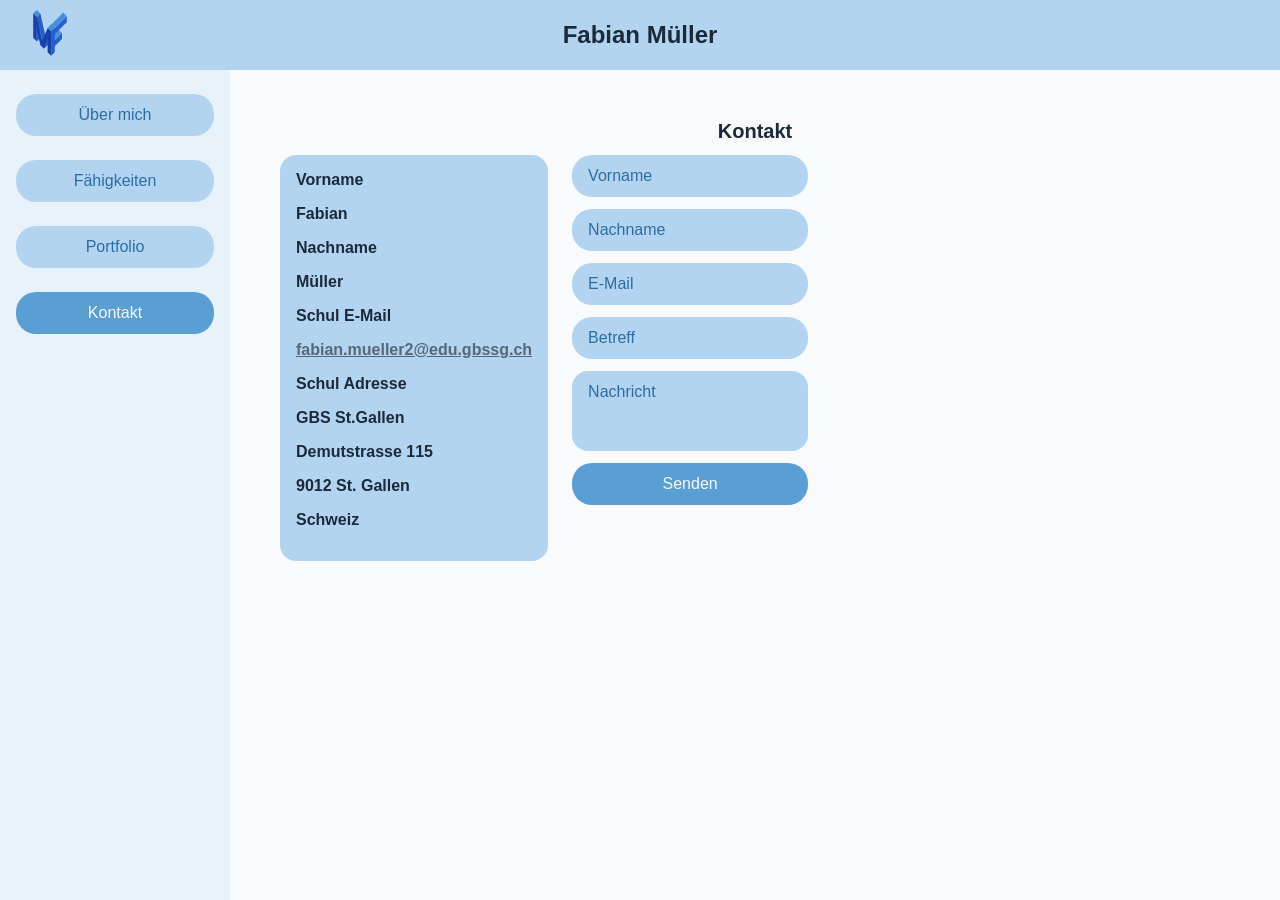
<file: Contact.html>
<!DOCTYPE html>
<html lang="de">
<head>
    <meta charset="UTF-8">
    <meta name="viewport" content="width=device-width, initial-scale=1.0">
    <link rel="stylesheet" href="css/styles.css">
    <link rel="stylesheet" href="css/contact.css">
    <title>Kontakt</title>
</head>
<body>
    <header>
        <div id="header-left"><a href="index.html"><img src="./assets/MF-Logo.svg" alt="Logo von Fabian Müller" id="logo"></a></div>
        <div id="header-center"><h1 id="header-titel">Fabian Müller</h1></div>
        <div id="header-right"><a href="navigation.html"><img src="./assets/burger-menu.svg" alt="Burger Menu" id="menu-button"></a></div>
    </header>
    <nav>
        <a href="index.html" class="nav-link"><div class="nav-button">
            <p class="nav-text">Über mich</p>
        </div></a>
        <a href="skills.html" class="nav-link"><div class="nav-button">
            <p class="nav-text">Fähigkeiten</p>
        </div></a>
        <a href="portfolio.html" class="nav-link"><div class="nav-button">
            <p class="nav-text">Portfolio</p>
        </div></a>
        <a href="contact.html" class="nav-link"><div class="nav-button nav-button-current">
            <p class="nav-text nav-text-current">Kontakt</p>
        </div></a>
    </nav>
    <main>
        <h2>Kontakt</h2>
        <div id="contact-container">
            <div id="contact-informationen">
                <label>
                    Vorname
                    <p>Fabian</p>
                </label>
                <label>
                    Nachname
                    <p>Müller</p>
                </label>
                <label>
                    Schul E-Mail
                    <p><a href="mailto:fabian.mueller2@edu.gbssg.ch">fabian.mueller2@edu.gbssg.ch</a></p>
                </label>
                <label>
                    Schul Adresse
                    <p>GBS St.Gallen</p>
                    <p>Demutstrasse 115</p>
                    <p>9012 St. Gallen</p>
                    <p>Schweiz</p>
                </label>
            </div>
            <div id="contact-formular">
                <form>
                    <input type="text" id="input-vorname" placeholder="Vorname" required>
                    <input type="text" id="input-nachname" placeholder="Nachname" required>
                    <input type="email" id="input-email" placeholder="E-Mail" required>
                    <input type="text" id="input-betreff" placeholder="Betreff" required>
                    <textarea id="input-nachricht" placeholder="Nachricht" required></textarea>
                    <button type="button" id="btn-senden">Senden</button>
                </form>
            </div>
        </div>
    </main>
    <script>
        document.getElementById('btn-senden').addEventListener('click', function()
        {
            const vorname = document.getElementById('input-vorname').value;
            const nachname = document.getElementById('input-nachname').value;
            const email = document.getElementById('input-email').value;
            const betreff = document.getElementById('input-betreff').value;
            const nachricht = document.getElementById('input-nachricht').value;

            const body = `${nachricht}\n\n${vorname} ${nachname}\n${email}`;
            const mailto = `mailto:fabian.mueller2@edu.gbssg.ch?subject=${encodeURIComponent(betreff)}&body=${encodeURIComponent(body)}`;

            window.location.href = mailto;
            document.getElementById('btn-senden').closest('form').reset();
        });
    </script>
</body>
</html>
</file>
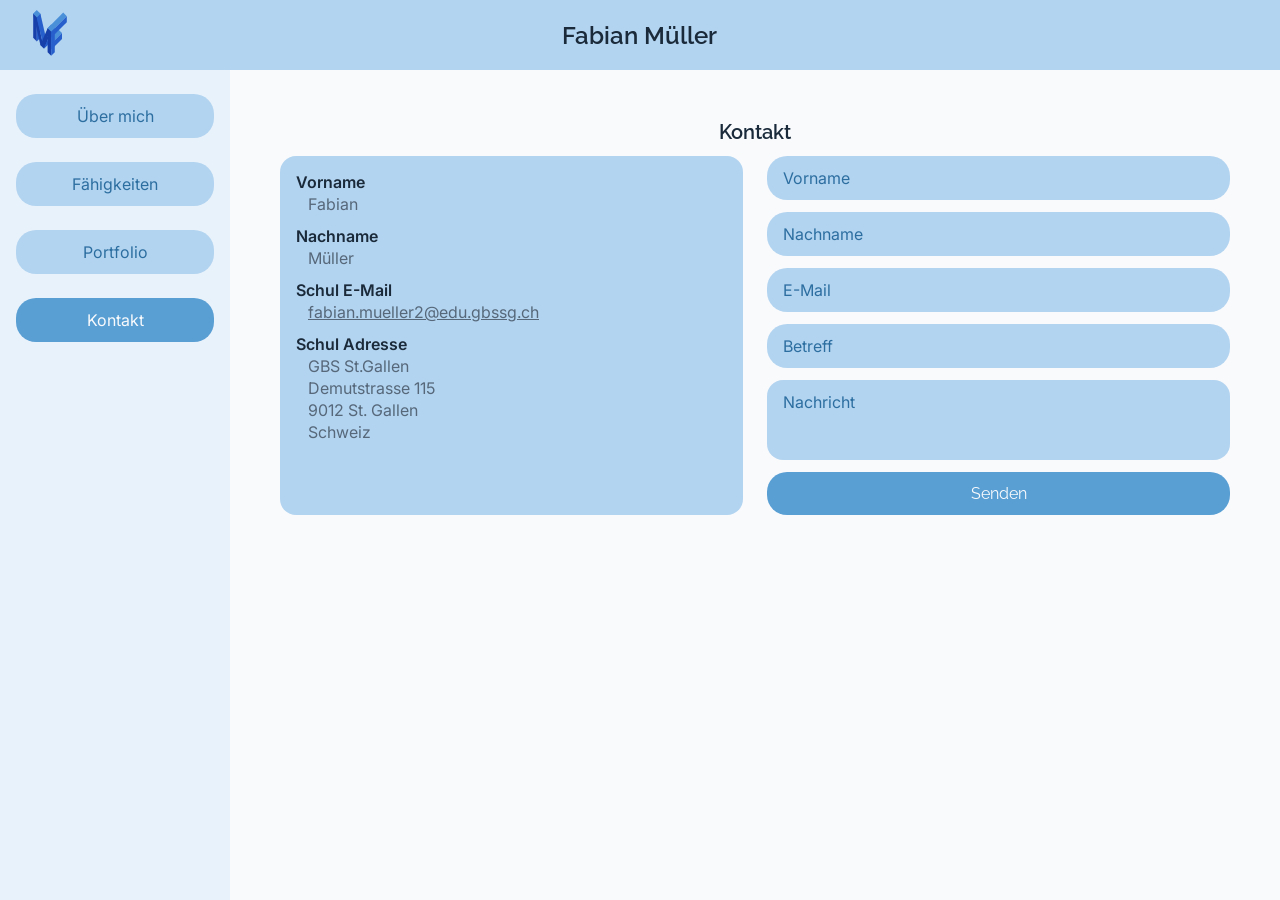
<file: contact.html>
<!DOCTYPE html>
<html lang="de">
<head>
    <meta charset="UTF-8">
    <meta name="viewport" content="width=device-width, initial-scale=1.0">
    <meta name="description" content="Portfolio von Fabian Müller – ICT-Lernender aus St.Gallen">
    <link rel="preconnect" href="https://fonts.googleapis.com">
    <link rel="preconnect" href="https://fonts.gstatic.com" crossorigin>
    <link rel="stylesheet" href="https://fonts.googleapis.com/css2?family=Raleway:wght@400;600&family=Inter:wght@400&display=swap">
    <link rel="stylesheet" href="css/styles.css">
    <link rel="stylesheet" href="css/contact.css">
    <title>Kontakt</title>
</head>
<body>
    <header>
        <div id="header-left"><a href="index.html" aria-label="Startseite"><img src="./assets/MF-Logo.svg" alt="Logo von Fabian Müller" id="logo"></a></div>
        <div id="header-center"><h1 id="header-titel">Fabian Müller</h1></div>
        <div id="header-right"><a href="navigation.html" aria-label="Navigation öffnen"><img src="./assets/burger-menu.svg" alt="Burger Menu" id="menu-button"></a></div>
    </header>
    <nav>
        <a href="index.html" class="nav-link"><div class="nav-button">
            <p class="nav-text">Über mich</p>
        </div></a>
        <a href="skills.html" class="nav-link"><div class="nav-button">
            <p class="nav-text">Fähigkeiten</p>
        </div></a>
        <a href="portfolio.html" class="nav-link"><div class="nav-button">
            <p class="nav-text">Portfolio</p>
        </div></a>
        <a href="contact.html" class="nav-link"><div class="nav-button nav-button-current">
            <p class="nav-text nav-text-current">Kontakt</p>
        </div></a>
    </nav>
    <main>
        <h2>Kontakt</h2>
        <div id="contact-container">
            <div id="contact-item-information">
                <div id="contact-informationen">
                    <label>
                        Vorname
                        <span>Fabian</span>
                    </label>
                    <label>
                        Nachname
                        <span>Müller</span>
                    </label>
                    <label>
                        Schul E-Mail
                        <span><a href="mailto:fabian.mueller2@edu.gbssg.ch">fabian.mueller2@edu.gbssg.ch</a></span>
                    </label>
                    <label>
                        Schul Adresse
                        <span>GBS St.Gallen</span>
                        <span>Demutstrasse 115</span>
                        <span>9012 St. Gallen</span>
                        <span>Schweiz</span>
                    </label>
                </div>
            </div>
            <div id="contact-item-formular">
                <div id="contact-formular">
                    <form>
                        <input type="text" id="input-vorname" placeholder="Vorname" required>
                        <input type="text" id="input-nachname" placeholder="Nachname" required>
                        <input type="email" id="input-email" placeholder="E-Mail" required>
                        <input type="text" id="input-betreff" placeholder="Betreff" required>
                        <textarea id="input-nachricht" placeholder="Nachricht" required></textarea>
                        <button type="button" id="btn-senden">Senden</button>
                    </form>
                </div>
            </div>
        </div>
    </main>
    <script>
        document.getElementById('btn-senden').addEventListener('click', function()
        {
            const vorname = document.getElementById('input-vorname').value;
            const nachname = document.getElementById('input-nachname').value;
            const email = document.getElementById('input-email').value;
            const betreff = document.getElementById('input-betreff').value;
            const nachricht = document.getElementById('input-nachricht').value;

            const body = `${nachricht}\n\n${vorname} ${nachname}\n${email}`;
            const mailto = `mailto:fabian.mueller2@edu.gbssg.ch?subject=${encodeURIComponent(betreff)}&body=${encodeURIComponent(body)}`;

            window.location.href = mailto;
            document.getElementById('btn-senden').closest('form').reset();
        });
    </script>
</body>
</html>
</file>
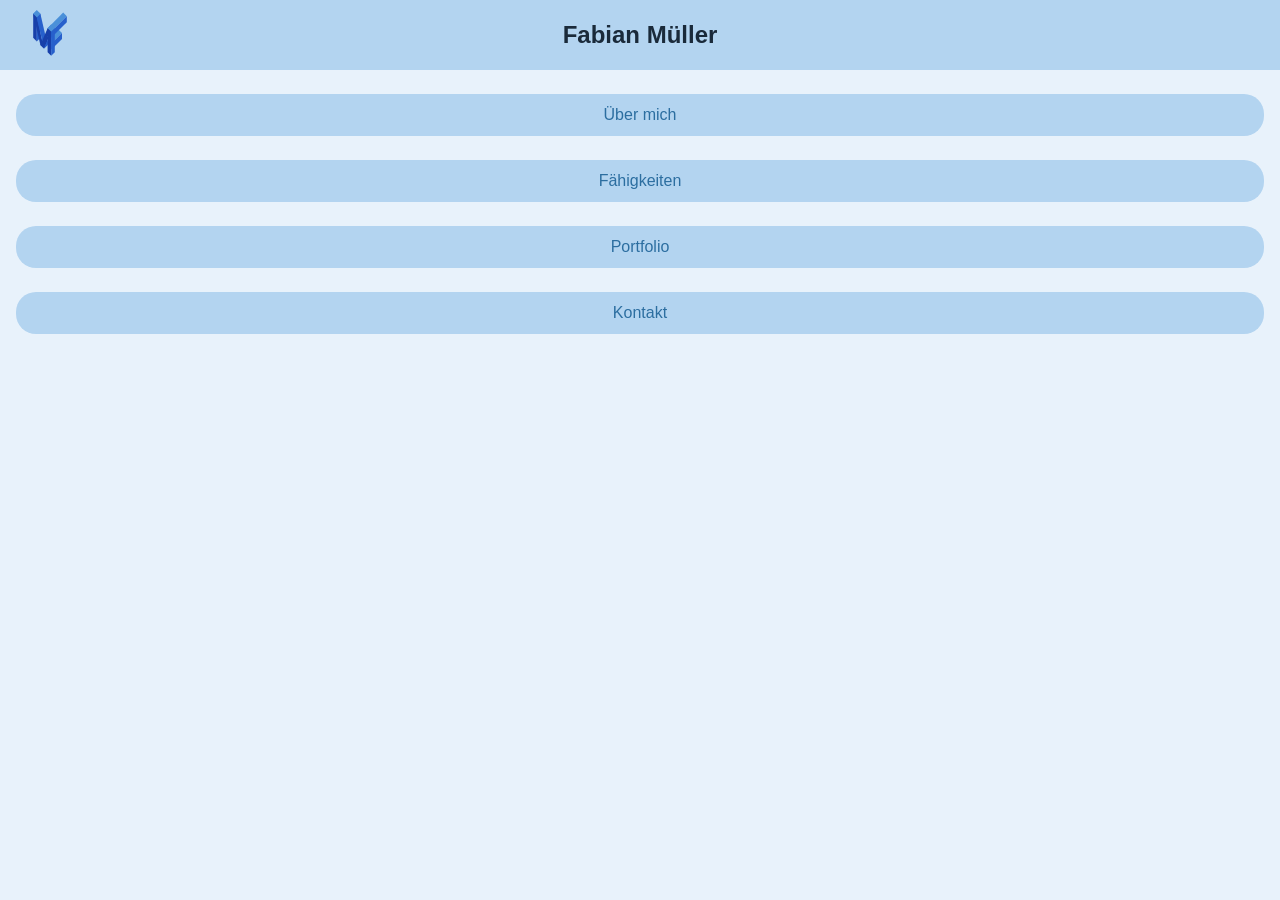
<file: Navigation.html>
<!DOCTYPE html>
<html lang="de">
<head>
    <meta charset="UTF-8">
    <meta name="viewport" content="width=device-width, initial-scale=1.0">
    <link rel="stylesheet" href="css/styles.css">
    <title>Navigation</title>
</head>
<body>
    <header>
        <div id="header-left"><a href="index.html"><img src="./assets/MF-Logo.svg" alt="Logo von Fabian Müller" id="logo"></a></div>
        <div id="header-center"><h1 id="header-titel">Fabian Müller</h1></div>
        <div id="header-right"><a href="navigation.html"><img src="./assets/burger-menu.svg" alt="Burger Menu" id="menu-button"></a></div>
    </header>
    <nav class="nav-page">
        <a href="index.html" class="nav-link"><div class="nav-button">
            <p class="nav-text">Über mich</p>
        </div></a>
        <a href="skills.html" class="nav-link"><div class="nav-button">
            <p class="nav-text">Fähigkeiten</p>
        </div></a>
        <a href="portfolio.html" class="nav-link"><div class="nav-button">
            <p class="nav-text">Portfolio</p>
        </div></a>
        <a href="contact.html" class="nav-link"><div class="nav-button">
            <p class="nav-text">Kontakt</p>
        </div></a>
    </nav>
</body>
</html>
</file>
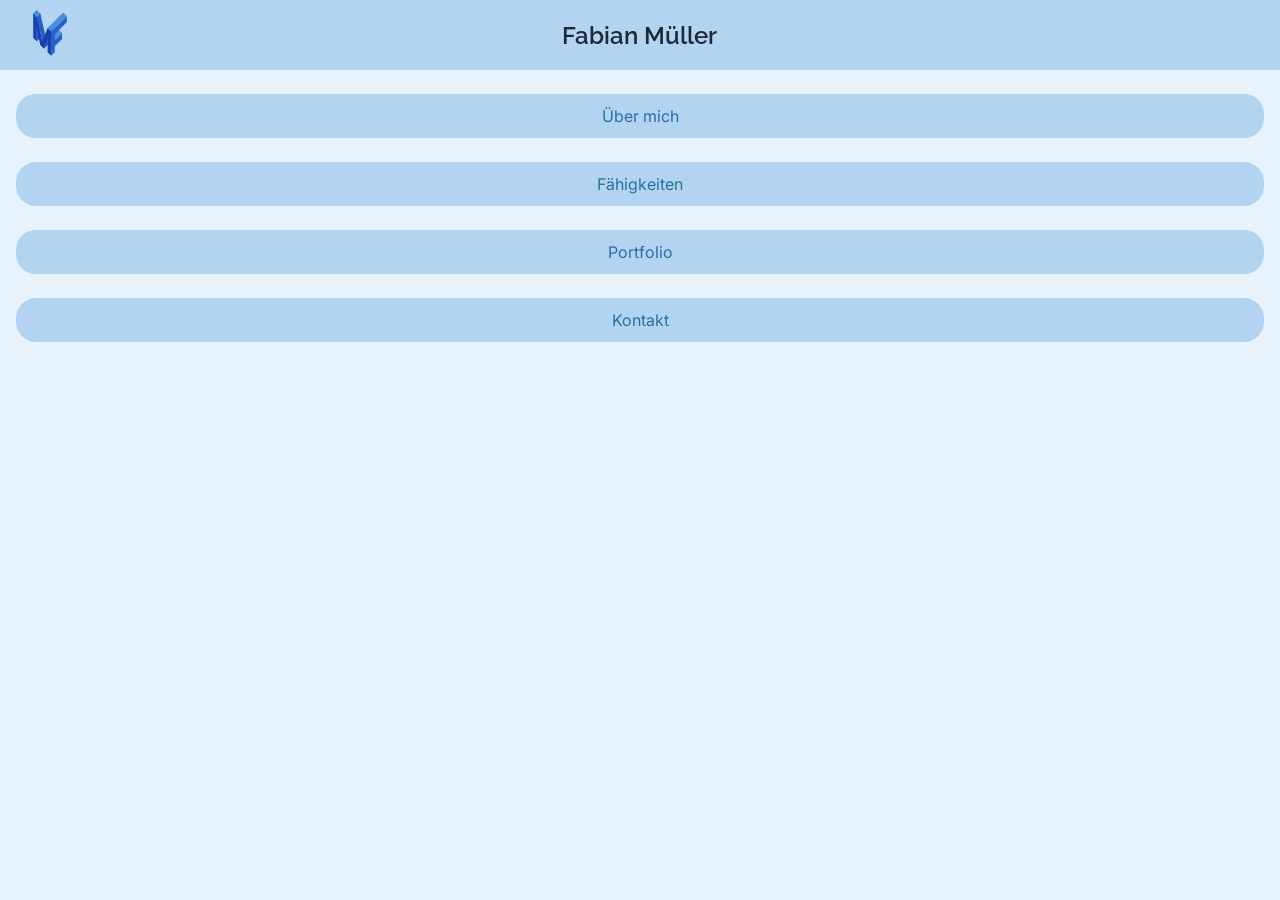
<file: navigation.html>
<!DOCTYPE html>
<html lang="de">
<head>
    <meta charset="UTF-8">
    <meta name="viewport" content="width=device-width, initial-scale=1.0">
    <meta name="description" content="Portfolio von Fabian Müller – ICT-Lernender aus St.Gallen">
    <link rel="preconnect" href="https://fonts.googleapis.com">
    <link rel="preconnect" href="https://fonts.gstatic.com" crossorigin>
    <link rel="stylesheet" href="https://fonts.googleapis.com/css2?family=Raleway:wght@400;600&family=Inter:wght@400&display=swap">
    <link rel="stylesheet" href="css/styles.css">
    <title>Navigation</title>
</head>
<body>
    <header>
        <div id="header-left"><a href="index.html" aria-label="Startseite"><img src="./assets/MF-Logo.svg" alt="Logo von Fabian Müller" id="logo"></a></div>
        <div id="header-center"><h1 id="header-titel">Fabian Müller</h1></div>
        <div id="header-right"><a href="navigation.html" aria-label="Navigation öffnen"><img src="./assets/burger-menu.svg" alt="Burger Menu" id="menu-button"></a></div>
    </header>
    <nav class="nav-page">
        <a href="index.html" class="nav-link"><div class="nav-button">
            <p class="nav-text">Über mich</p>
        </div></a>
        <a href="skills.html" class="nav-link"><div class="nav-button">
            <p class="nav-text">Fähigkeiten</p>
        </div></a>
        <a href="portfolio.html" class="nav-link"><div class="nav-button">
            <p class="nav-text">Portfolio</p>
        </div></a>
        <a href="contact.html" class="nav-link"><div class="nav-button">
            <p class="nav-text">Kontakt</p>
        </div></a>
    </nav>
</body>
</html>
</file>
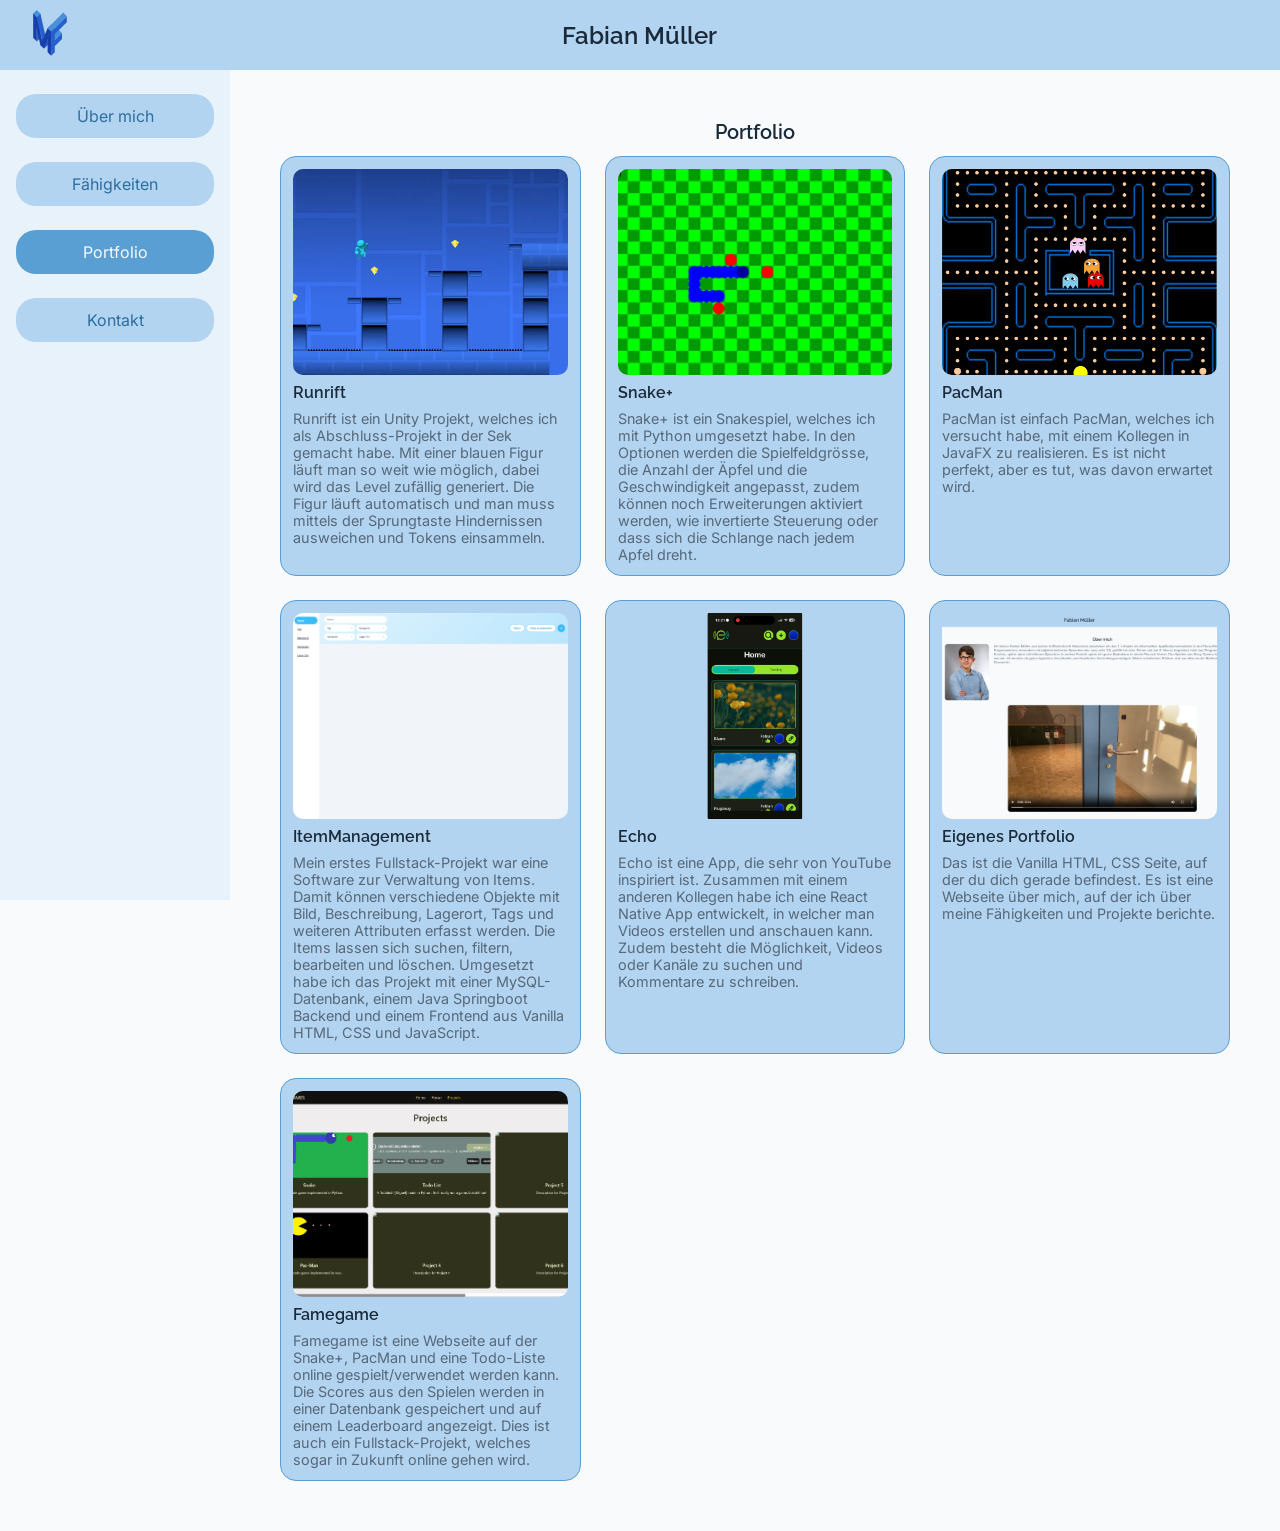
<file: portfolio.html>
<!DOCTYPE html>
<html lang="de">
<head>
    <meta charset="UTF-8">
    <meta name="viewport" content="width=device-width, initial-scale=1.0">
    <meta name="description" content="Portfolio von Fabian Müller – ICT-Lernender aus St.Gallen">
    <link rel="preconnect" href="https://fonts.googleapis.com">
    <link rel="preconnect" href="https://fonts.gstatic.com" crossorigin>
    <link rel="stylesheet" href="https://fonts.googleapis.com/css2?family=Raleway:wght@400;600&family=Inter:wght@400&display=swap">
    <link rel="stylesheet" href="css/styles.css">
    <link rel="stylesheet" href="css/portfolio.css">
    <title>Portfolio</title>
</head>
<body>
    <header>
        <div id="header-left"><a href="index.html"  aria-label="Startseite"><img src="./assets/MF-Logo.svg" alt="Logo von Fabian Müller" id="logo"></a></div>
        <div id="header-center"><h1 id="header-titel">Fabian Müller</h1></div>
        <div id="header-right"><a href="navigation.html" aria-label="Navigation öffnen"><img src="./assets/burger-menu.svg" alt="Burger Menu" id="menu-button"></a></div>
    </header>
    <nav>
        <a href="index.html" class="nav-link"><div class="nav-button">
            <p class="nav-text">Über mich</p>
        </div></a>
        <a href="skills.html" class="nav-link"><div class="nav-button">
            <p class="nav-text">Fähigkeiten</p>
        </div></a>
        <a href="portfolio.html" class="nav-link"><div class="nav-button nav-button-current">
            <p class="nav-text nav-text-current">Portfolio</p>
        </div></a>
        <a href="contact.html" class="nav-link"><div class="nav-button">
            <p class="nav-text">Kontakt</p>
        </div></a>
    </nav>
    <main>
        <h2>Portfolio</h2>
        <div id="portfolio-container">
            <div class="project-card">
                <img src="./assets/project/Runrift.webp" width="1318" alt="Runrift" class="project-image">
                <h3 class="project-title">Runrift</h3>
                <p class="project-description">Runrift ist ein Unity Projekt, welches ich als Abschluss-Projekt in der Sek gemacht habe. Mit einer blauen Figur läuft man so weit wie möglich, dabei wird das Level zufällig generiert. Die Figur läuft automatisch und man muss mittels der Sprungtaste Hindernissen ausweichen und Tokens einsammeln.</p>
            </div>
            <div class="project-card">
                <img src="./assets/project/Snake+.webp" width="1351" alt="Snake+" class="project-image">
                <h3 class="project-title">Snake+</h3>
                <p class="project-description">Snake+ ist ein Snakespiel, welches ich mit Python umgesetzt habe. In den Optionen werden die Spielfeldgrösse, die Anzahl der Äpfel und die Geschwindigkeit angepasst, zudem können noch Erweiterungen aktiviert werden, wie invertierte Steuerung oder dass sich die Schlange nach jedem Apfel dreht.</p>
            </div>
            <div class="project-card">
                <img src="./assets/project/PacMan.webp" width="972" alt="PacMan" class="project-image">
                <h3 class="project-title">PacMan</h3>
                <p class="project-description">PacMan ist einfach PacMan, welches ich versucht habe, mit einem Kollegen in JavaFX zu realisieren. Es ist nicht perfekt, aber es tut, was davon erwartet wird.</p>
            </div>
            <div class="project-card">
                <img src="./assets/project/ItemManagement.webp" width="2543" alt="ItemManagement" class="project-image">
                <h3 class="project-title">ItemManagement</h3>
                <p class="project-description">Mein erstes Fullstack-Projekt war eine Software zur Verwaltung von Items. Damit können verschiedene Objekte mit Bild, Beschreibung, Lagerort, Tags und weiteren Attributen erfasst werden. Die Items lassen sich suchen, filtern, bearbeiten und löschen. Umgesetzt habe ich das Projekt mit einer MySQL-Datenbank, einem Java Springboot Backend und einem Frontend aus Vanilla HTML, CSS und JavaScript.</p>
            </div>
            <div class="project-card">
                <img src="./assets/project/Echo.webp" width="1707" alt="Echo" class="project-image">
                <h3 class="project-title">Echo</h3>
                <p class="project-description">Echo ist eine App, die sehr von YouTube inspiriert ist. Zusammen mit einem anderen Kollegen habe ich eine React Native App entwickelt, in welcher man Videos erstellen und anschauen kann. Zudem besteht die Möglichkeit, Videos oder Kanäle zu suchen und Kommentare zu schreiben.</p>
            </div>
            <div class="project-card">
                <img src="./assets/project/Portfolio.webp" width="1906" alt="Eigenes Portfolio" class="project-image">
                <h3 class="project-title">Eigenes Portfolio</h3>
                <p class="project-description">Das ist die Vanilla HTML, CSS Seite, auf der du dich gerade befindest. Es ist eine Webseite über mich, auf der ich über meine Fähigkeiten und Projekte berichte.</p>
            </div>
            <div class="project-card">
                <img src="./assets/project/Famegame.webp" width="1833" alt="Famegame" class="project-image">
                <h3 class="project-title">Famegame</h3>
                <p class="project-description">Famegame ist eine Webseite auf der Snake+, PacMan und eine Todo-Liste online gespielt/verwendet werden kann. Die Scores aus den Spielen werden in einer Datenbank gespeichert und auf einem Leaderboard angezeigt. Dies ist auch ein Fullstack-Projekt, welches sogar in Zukunft online gehen wird.</p>
            </div>
        </div>
    </main>
</body>
</html>
</file>
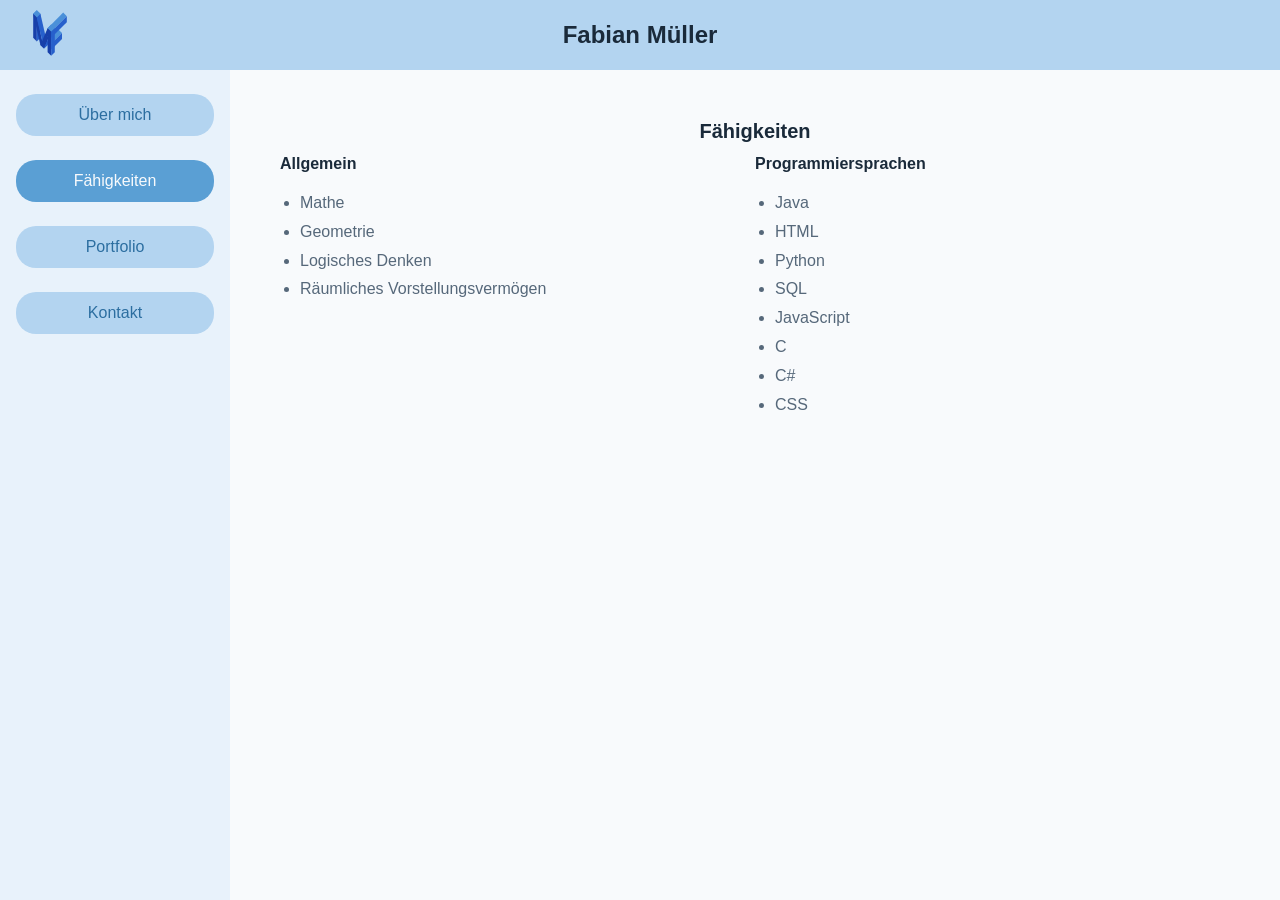
<file: Skills.html>
<!DOCTYPE html>
<html lang="de">
<head>
    <meta charset="UTF-8">
    <meta name="viewport" content="width=device-width, initial-scale=1.0">
    <link rel="stylesheet" href="css/styles.css">
    <link rel="stylesheet" href="css/skills.css">
    <title>Fähigkeiten</title>
</head>
<body>
    <header>
        <div id="header-left"><a href="index.html"><img src="./assets/MF-Logo.svg" alt="Logo von Fabian Müller" id="logo"></a></div>
        <div id="header-center"><h1 id="header-titel">Fabian Müller</h1></div>
        <div id="header-right"><a href="navigation.html"><img src="./assets/burger-menu.svg" alt="Burger Menu" id="menu-button"></a></div>
    </header>
    <nav>
        <a href="index.html" class="nav-link"><div class="nav-button">
            <p class="nav-text">Über mich</p>
        </div></a>
        <a href="skills.html" class="nav-link"><div class="nav-button nav-button-current">
            <p class="nav-text nav-text-current">Fähigkeiten</p>
        </div></a>
        <a href="portfolio.html" class="nav-link"><div class="nav-button">
            <p class="nav-text">Portfolio</p>
        </div></a>
        <a href="contact.html" class="nav-link"><div class="nav-button">
            <p class="nav-text">Kontakt</p>
        </div></a>
    </nav>
    <main>
        <h2>Fähigkeiten</h2>
        <div id="skills-container">
            <div class="skill-item">
                <h3>Allgemein</h3>
                <ul>
                    <li>Mathe</li>
                    <li>Geometrie</li>
                    <li>Logisches Denken</li>
                    <li>Räumliches Vorstellungsvermögen</li>
                </ul>
            </div>
            <div class="skill-item">
                <h3>Programmiersprachen</h3>
                <ul>
                    <li>Java</li>
                    <li>HTML</li>
                    <li>Python</li>
                    <li>SQL</li>
                    <li>JavaScript</li>
                    <li>C</li>
                    <li>C#</li>
                    <li>CSS</li>
                </ul>
            </div>
        </div>
    </main>
</body>
</html>
</file>
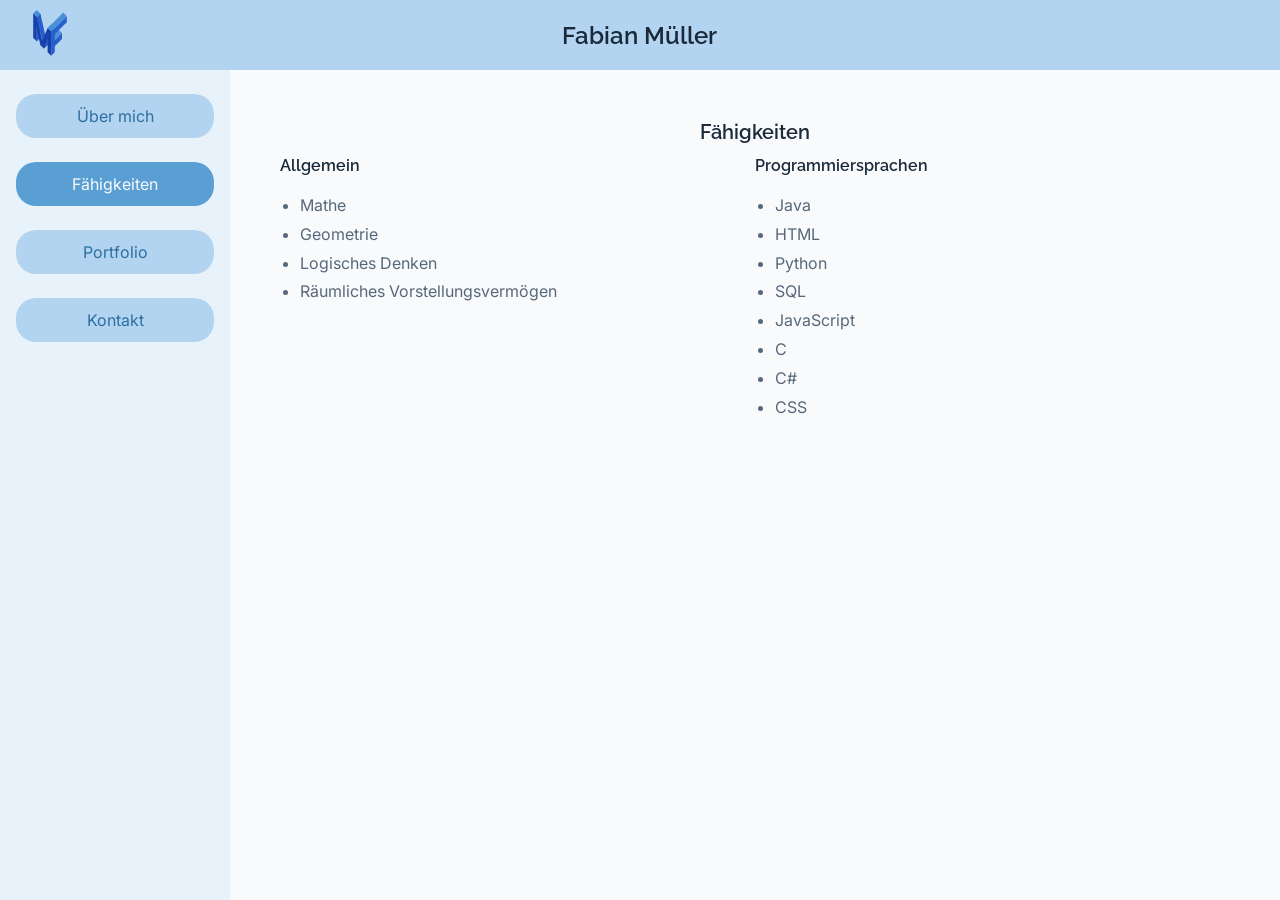
<file: skills.html>
<!DOCTYPE html>
<html lang="de">
<head>
    <meta charset="UTF-8">
    <meta name="viewport" content="width=device-width, initial-scale=1.0">
    <meta name="description" content="Portfolio von Fabian Müller – ICT-Lernender aus St.Gallen">
    <link rel="preconnect" href="https://fonts.googleapis.com">
    <link rel="preconnect" href="https://fonts.gstatic.com" crossorigin>
    <link rel="stylesheet" href="https://fonts.googleapis.com/css2?family=Raleway:wght@400;600&family=Inter:wght@400&display=swap">
    <link rel="stylesheet" href="css/styles.css">
    <link rel="stylesheet" href="css/skills.css">
    <title>Fähigkeiten</title>
</head>
<body>
    <header>
        <div id="header-left"><a href="index.html" aria-label="Startseite"><img src="./assets/MF-Logo.svg" alt="Logo von Fabian Müller" id="logo"></a></div>
        <div id="header-center"><h1 id="header-titel">Fabian Müller</h1></div>
        <div id="header-right"><a href="navigation.html" aria-label="Navigation öffnen"><img src="./assets/burger-menu.svg" alt="Burger Menu" id="menu-button"></a></div>
    </header>
    <nav>
        <a href="index.html" class="nav-link"><div class="nav-button">
            <p class="nav-text">Über mich</p>
        </div></a>
        <a href="skills.html" class="nav-link"><div class="nav-button nav-button-current">
            <p class="nav-text nav-text-current">Fähigkeiten</p>
        </div></a>
        <a href="portfolio.html" class="nav-link"><div class="nav-button">
            <p class="nav-text">Portfolio</p>
        </div></a>
        <a href="contact.html" class="nav-link"><div class="nav-button">
            <p class="nav-text">Kontakt</p>
        </div></a>
    </nav>
    <main>
        <h2>Fähigkeiten</h2>
        <div id="skills-container">
            <div class="skill-item">
                <h3>Allgemein</h3>
                <ul>
                    <li>Mathe</li>
                    <li>Geometrie</li>
                    <li>Logisches Denken</li>
                    <li>Räumliches Vorstellungsvermögen</li>
                </ul>
            </div>
            <div class="skill-item">
                <h3>Programmiersprachen</h3>
                <ul>
                    <li>Java</li>
                    <li>HTML</li>
                    <li>Python</li>
                    <li>SQL</li>
                    <li>JavaScript</li>
                    <li>C</li>
                    <li>C#</li>
                    <li>CSS</li>
                </ul>
            </div>
        </div>
    </main>
</body>
</html>
</file>
<file: css/styles.css>
/* --------------------- */
/* --- Global Styles --- */
/* --------------------- */

:root 
{
    --font-title: 'Raleway', sans-serif;
    --font-text: 'Inter', sans-serif;

    --font-weight-regular: 400;
    --font-weight-semibold: 600;

    --color-title: #1A2A3A;
    --color-text: #56687A;
    --color-input-text: #2C6EA0;
    --color-button-text-v1: #2C6EA0;
    --color-button-text-v2: #F8FAFC;
    --color-button-bg-v1: #B3D4F0;
    --color-button-bg-v2: #5A9FD4;

    --color-bg-main: #F8FAFC;
    --color-bg-nav: #E8F2FB;
    --color-bg-header: #B3D4F0;
    --color-bg-field: #B3D4F0;

    --color-shadow: #00000033;

    --header-height: 70px;
    --nav-width: 230px;
}

body
{
    font-family: var(--font-text);
    font-weight: var(--font-weight-regular);
    color: var(--color-text);
    background-color: var(--color-bg-main);
    margin: 0;
    min-height: 100vh;
}


/* --------------------- */
/* --- Header Styles --- */
/* --------------------- */

header
{
    background-color: var(--color-bg-header);
    padding: 0 20px;
    width: 100%;
    height: var(--header-height);
    position: sticky;
    top: 0;
    display: flex;
    align-items: center;
    box-sizing: border-box;
    z-index: 100;
}

#header-left
{
    flex: 1;
    display: flex;
    align-items: center;
}

#header-center
{
    flex: 1;
    display: flex;
    justify-content: center;
    align-items: center;
}

#header-right
{
    flex: 1;
    display: flex;
    justify-content: flex-end;
    align-items: center;
}

#logo
{
    height: 60px;
}

#header-titel
{
    font-family: var(--font-title);
    font-weight: var(--font-weight-semibold);
    color: var(--color-title);
    font-size: 1.5rem;
    margin: 0;
}

#menu-button
{
    display: none;
}


/* ------------------ */
/* --- Nav Styles --- */
/* ------------------ */

nav
{
    box-sizing: border-box;
    background-color: var(--color-bg-nav);
    display: flex;
    flex-direction: column;
    align-items: stretch;
    justify-content: flex-start;
    padding: 12px 16px;
    width: var(--nav-width);
    position: fixed;
    top: var(--header-height);
    height: calc(100vh - var(--header-height));
}

.nav-link
{
    text-decoration: none;
}

.nav-button
{
    background-color: var(--color-button-bg-v1);
    border-radius: 20px;
    display: flex;
    align-items: center;
    justify-content: center;
    margin: 12px 0px;
    padding: 12px 0;
    transition: transform 0.15s ease-in-out, box-shadow 0.15s ease-in-out;
}

.nav-text
{
    color: var(--color-button-text-v1);
    margin: 0;
}

/* --- Current Page Styles --- */

.nav-button-current
{
    background-color: var(--color-button-bg-v2);
}

.nav-text-current
{
    color: var(--color-button-text-v2);
}

/* --- Interactive Styles --- */

.nav-button:hover
{
    transform: translateY(-1px);
    box-shadow: 0 4px 12px var(--color-shadow);
}

.nav-button:active
{
    transform: translateY(1px);
}

/* --- Nav Page Styles --- */

.nav-page
{
    display: flex;
    width: 100%;
    position: static;
    box-sizing: border-box;
}


/* ------------------- */
/* --- Main Styles --- */
/* ------------------- */

main
{
    margin-left: var(--nav-width);
    padding: 50px;
    flex: 1;
}

h2
{
    font-family: var(--font-title);
    font-weight: var(--font-weight-semibold);
    color: var(--color-title);
    font-size: 1.25rem;
    margin: 0 0 12px 0;
    text-align: center;
}



/* --------------------- */
/* --- Mobile Styles --- */
/* --------------------- */

@media (max-width: 768px)
{
    #menu-button
    {
        display: block;
        height: 60px;
        cursor: pointer;
    }
    nav
    {
        display: none;
    }
    main
    {
        margin-left: 0;
    }
}
</file>
<file: css/contact.css>
#contact-container
{
    display: flex;
    flex-direction: row;
    align-items: stretch;
    gap: 24px;
}

#contact-item-information,
#contact-item-formular
{
    flex: 1;
    box-sizing: border-box;
    min-width: 0;
}

#contact-informationen
{
    background-color: var(--color-button-bg-v1);
    border-radius: 16px;
    padding: 16px;
    height: 100%;
    box-sizing: border-box;
}

#contact-informationen label
{
    display: block;
    color: var(--color-title);
    font-family: var(--font-text);
    font-weight: var(--font-weight-semibold);
    margin-bottom: 12px;
    word-wrap: break-word;
    overflow-wrap: break-word;
}

#contact-informationen span
{
    display: block;
    color: var(--color-text);
    margin: 2px 0;
    padding-left: 12px;
    font-weight: var(--font-weight-regular);
    word-wrap: break-word;
    overflow-wrap: break-word;
}

#contact-informationen a,
#contact-informationen a:visited
{
    color: var(--color-text);
    text-decoration: underline;
}

#contact-formular
{
    display: flex;
    flex-direction: column;
    height: 100%;
}

#contact-formular form
{
    display: flex;
    flex-direction: column;
    gap: 12px;
    flex: 1;
}

#contact-formular textarea
{
    flex: 1;
    min-height: 80px;
    resize: none;
    border-radius: 16px;
    background-color: var(--color-button-bg-v1);
    border: none;
    padding: 12px 16px;
    font-family: var(--font-text);
    font-size: 1rem;
    color: var(--color-title);
    outline: none;
    width: 100%;
    box-sizing: border-box;
}

#contact-formular input
{
    background-color: var(--color-button-bg-v1);
    border: none;
    border-radius: 20px;
    padding: 12px 16px;
    font-family: var(--font-text);
    font-size: 1rem;
    color: var(--color-title);
    outline: none;
    width: 100%;
    box-sizing: border-box;
}

#contact-formular input::placeholder,
#contact-formular textarea::placeholder
{
    color: var(--color-input-text);
}

#contact-formular button
{
    background-color: var(--color-button-bg-v2);
    color: var(--color-button-text-v2);
    border: none;
    border-radius: 20px;
    padding: 12px;
    font-family: var(--font-title);
    font-size: 1rem;
    cursor: pointer;
    transition: box-shadow 0.15s ease-in-out, transform 0.15s ease-in-out;
}

#contact-formular button:hover
{
    transform: translateY(-1px);
    box-shadow: 0 4px 12px var(--color-shadow);
}

#contact-formular button:active
{
    transform: translateY(1px);
}

@media (max-width: 768px)
{
    #contact-container
    {
        flex-direction: column;
        gap: 16px;
    }

    #contact-item-information,
    #contact-item-formular
    {
        width: 100%;
    }

    #contact-informationen
    {
        height: auto;
        min-height: 200px;
    }

    #contact-formular
    {
        height: auto;
    }

    #contact-formular textarea
    {
        flex: none;
        min-height: 80px;
    }

    #contact-formular form
    {
        flex: none;
    }
}
</file>
<file: css/portfolio.css>
#portfolio-container
{
    padding: 0;
    display: grid;
    grid-template-columns: repeat(auto-fill, minmax(220px, 1fr));
    gap: 24px;
}

.project-card
{
    background-color: var(--color-button-bg-v1);
    border-radius: 16px;
    padding: 12px;
    display: flex;
    flex-direction: column;
    gap: 8px;
    transition: transform 0.15s ease-in-out, box-shadow 0.15s ease-in-out;
    border: 1px solid var(--color-button-bg-v2);
}

.project-card:hover
{
    transform: translateY(-2px);
    box-shadow: 0 4px 12px var(--color-shadow);
}

.project-image
{
    width: 100%;
    aspect-ratio: 4 / 3;
    object-fit: cover;
    border-radius: 10px;
}

.project-title
{
    font-family: var(--font-title);
    font-weight: var(--font-weight-semibold);
    color: var(--color-title);
    margin: 0;
    font-size: 1rem;
}

.project-description
{
    color: var(--color-text);
    margin: 0;
    font-size: 0.9rem;
}

@media (max-width: 768px)
{
    #portfolio-container
    {
        padding: 0 16px;
        grid-template-columns: repeat(auto-fill, minmax(160px, 1fr));
    }
}
</file>
<file: css/skills.css>
#skills-container
{
    padding: 0;
    display: grid;
    grid-template-columns: 1fr 1fr;
}

.skill-item h3
{
    font-family: var(--font-title);
    font-weight: var(--font-weight-semibold);
    color: var(--color-title);
    font-size: 1rem;
    margin: 0 0 4px 0;
}

.skill-item ul
{
    color: var(--color-text);
    font-family: var(--font-text);
    font-weight: var(--font-weight-regular);
    line-height: 1.8;
    padding-left: 20px;
}

@media (max-width: 768px)
{
    #skills-container
    {
        padding: 0 16px;
        grid-template-columns: 1fr;
    }
}
</file>
